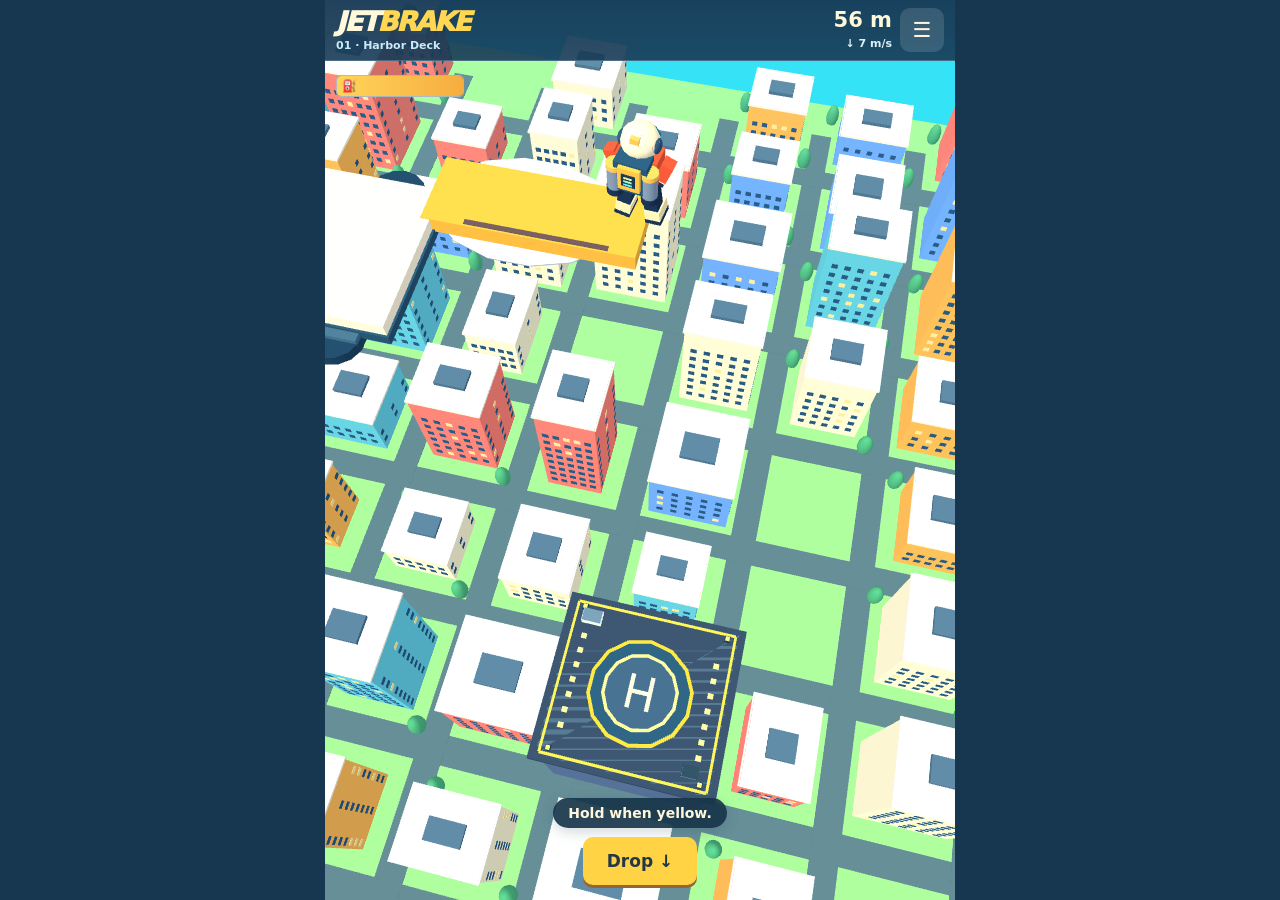
<file: index-source.html>
<!doctype html>
<html lang="en">
<head>
<meta charset="utf-8"><meta name="viewport" content="width=device-width,initial-scale=1,viewport-fit=cover">
<meta name="theme-color" content="#172d43"><meta name="description" content="Brake your descent and touch down softly in six bright 3D rooftop drops.">
<title>JETBRAKE</title><link rel="icon" href="icon.svg" type="image/svg+xml"><link rel="stylesheet" href="style.css">
</head>
<body>
<main id="game">
<canvas id="flight" aria-label="Jetpack pilot above the city. Hold to brake."></canvas>
<header class="hud">
<div class="flightInfo"><strong>JET<span>BRAKE</span></strong><small id="site"></small></div>
<div class="telemetry"><b id="height">56 m</b><span id="speed">↓ 7 m/s</span></div>
<button class="icon" id="menuButton" aria-label="Open menu">☰</button>
</header>
<div id="fuel" role="meter" aria-label="Fuel" aria-valuemin="0" aria-valuemax="100" aria-valuenow="100"><span aria-hidden="true">⛽</span><i id="fuelFill"></i></div>
<div id="prompt" class="prompt"><p id="hint">Hold when yellow.</p><button id="action" class="primary">Drop ↓</button></div>
<div id="impact" aria-hidden="true"></div>
<div id="fallback" hidden><p>WebGL is needed to play JETBRAKE.</p><button class="primary" id="retryView">Reload</button></div>
</main>
<dialog id="menu" aria-labelledby="menuTitle">
<div class="dialogHead"><h2 id="menuTitle">Drops</h2><button class="icon" id="closeMenu" aria-label="Close menu">×</button></div>
<div class="tools"><button id="restart">Restart</button><button id="sound" aria-pressed="true">Sound on</button></div>
<div id="routes"></div><div id="coats"></div><p id="perks" hidden></p>
</dialog>
<dialog id="result" aria-labelledby="resultTitle">
<div class="dialogHead"><h2 id="resultTitle"></h2><button class="icon" id="closeResult" aria-label="Close result">×</button></div>
<div id="stars"></div><p id="report"></p><button id="next" class="primary"></button>
</dialog>
<script src="vendor/three.min.js"></script>
<script type="module" src="app.mjs"></script>
</body></html>
</file>
<file: style.css>
:root{color-scheme:light;--ink:#1b334b;--night:#19344d;--paper:#fcf5df;--sun:#ffd343;--red:#c52a28;font-family:system-ui,-apple-system,"Segoe UI",sans-serif}
*{box-sizing:border-box}[hidden]{display:none!important}
body{margin:0;background:#17364f;color:var(--ink);overscroll-behavior:none}
button{font:inherit;font-weight:800;border:0;color:inherit;background:#eadfc1;min-height:44px;min-width:44px;cursor:pointer;border-radius:10px;touch-action:manipulation}
button:disabled{opacity:.58;cursor:default}button:focus-visible{outline:3px solid #15a5c6;outline-offset:3px}button:active{transform:translateY(1px)}
#game{height:100vh;height:100dvh;min-height:270px;width:min(100%,630px);margin:auto;position:relative;isolation:isolate;overflow:hidden;background:#6dd3f7}
#flight,#impact{position:absolute;inset:0;width:100%;height:100%}
#flight{touch-action:none;display:block}
.hud{position:absolute;left:0;right:0;top:0;display:flex;align-items:center;gap:8px;padding:calc(8px + env(safe-area-inset-top)) max(11px,env(safe-area-inset-right)) 8px max(11px,env(safe-area-inset-left));color:#fff8db;background:linear-gradient(#183a56f5,#183a56e6);border-bottom:1px solid #c4f1ff44}
.flightInfo{flex:1;min-width:0}.flightInfo strong{display:block;font-size:clamp(18px,6vw,27px);letter-spacing:-.07em;line-height:1.03;font-weight:950;font-style:italic}.flightInfo strong span{color:#ffd753}.flightInfo small{display:block;font-size:11px;font-weight:650;color:#c9ebf8;margin-top:3px;white-space:nowrap;overflow:hidden;text-overflow:ellipsis}
.telemetry{min-width:66px;text-align:right;font-variant-numeric:tabular-nums}.telemetry b{display:block;font-size:21px;line-height:1.08}.telemetry span{font-size:11px;color:#deeff7;font-weight:700}
.icon{font-size:21px;line-height:1}.hud .icon{background:#ffffff22;color:#fff4dc}
#fuel{position:absolute;top:calc(75px + env(safe-area-inset-top));left:max(11px,env(safe-area-inset-left));width:min(30%,128px);height:22px;display:flex;align-items:center;overflow:hidden;background:#193a56d9;border:1px solid #ffffff99;border-radius:5px;pointer-events:none}
#fuel span{position:relative;z-index:1;margin-left:5px;font-size:12px}#fuel i{position:absolute;left:0;top:0;bottom:0;background:linear-gradient(90deg,#ffd559,#f6ad40);transform-origin:left;transform:scaleX(1);width:100%}
.prompt{position:absolute;left:12px;right:12px;bottom:calc(15px + env(safe-area-inset-bottom));display:grid;justify-items:center;gap:9px;pointer-events:none}
.prompt p{margin:0;background:#18354aea;color:#fff7dc;border-radius:20px;padding:7px 15px;font-size:14px;font-weight:770;text-align:center;box-shadow:0 4px 14px #24405733}
.prompt[data-cue=brake] p{background:#ffe066;color:#283847;outline:3px solid #fff6b685}
.prompt[data-cue=burn] p{background:#177a84}
.prompt[data-cue=empty] p{background:#9d3d3a}
.prompt button{pointer-events:auto}
.primary{background:var(--sun);color:#243649;padding:0 24px;min-height:48px;box-shadow:0 3px 0 #956633;font-size:17px}
#impact{pointer-events:none;opacity:0;background:#ff3822;transition:opacity .25s}#impact.hit{opacity:.23}
#fallback{position:absolute;inset:0;display:grid;place-content:center;text-align:center;background:#173a54;color:#fff1ce;padding:20px}
dialog{background:var(--paper);color:var(--ink);width:min(430px,calc(100% - 20px));max-height:calc(100% - 22px);overflow:auto;border:1px solid #d3b57b;border-radius:15px;padding:13px;box-shadow:0 18px 70px #142f4f6b}
dialog::backdrop{background:#18334c7a}.dialogHead,.tools,#coats{display:flex;align-items:center;gap:8px}.dialogHead{justify-content:space-between;margin-bottom:9px}
h2,p{margin:0}h2{font-size:25px;font-weight:900;letter-spacing:-.045em}.tools{margin-bottom:9px}.tools button{padding:0 11px}
.route{display:flex;justify-content:space-between;align-items:center;text-align:left;width:100%;padding:5px 10px;gap:5px;margin:4px 0}.route small{font-size:11px}
#coats{margin-top:11px}#coats button{background:var(--coat);color:white;border:2px solid #fff8df}#coats button[aria-pressed=true]{outline:2px solid #214b60}
#perks,#report{font-size:12px;margin:8px 0}#stars{color:#aa6b26;font-size:34px;letter-spacing:.16em}#next{width:100%;margin-bottom:3px}
@media(orientation:landscape) and (max-height:650px){
#game{width:min(100%,1000px)}.hud{padding-top:env(safe-area-inset-top);padding-bottom:0}.flightInfo strong{font-size:20px}.flightInfo small{font-size:10px;margin-top:0}
#fuel{top:calc(51px + env(safe-area-inset-top))}.prompt{left:auto;right:calc(12px + env(safe-area-inset-right));bottom:calc(9px + env(safe-area-inset-bottom));gap:5px;justify-items:end}.prompt p{font-size:12px}.prompt .primary{min-height:44px}
}
</file>
